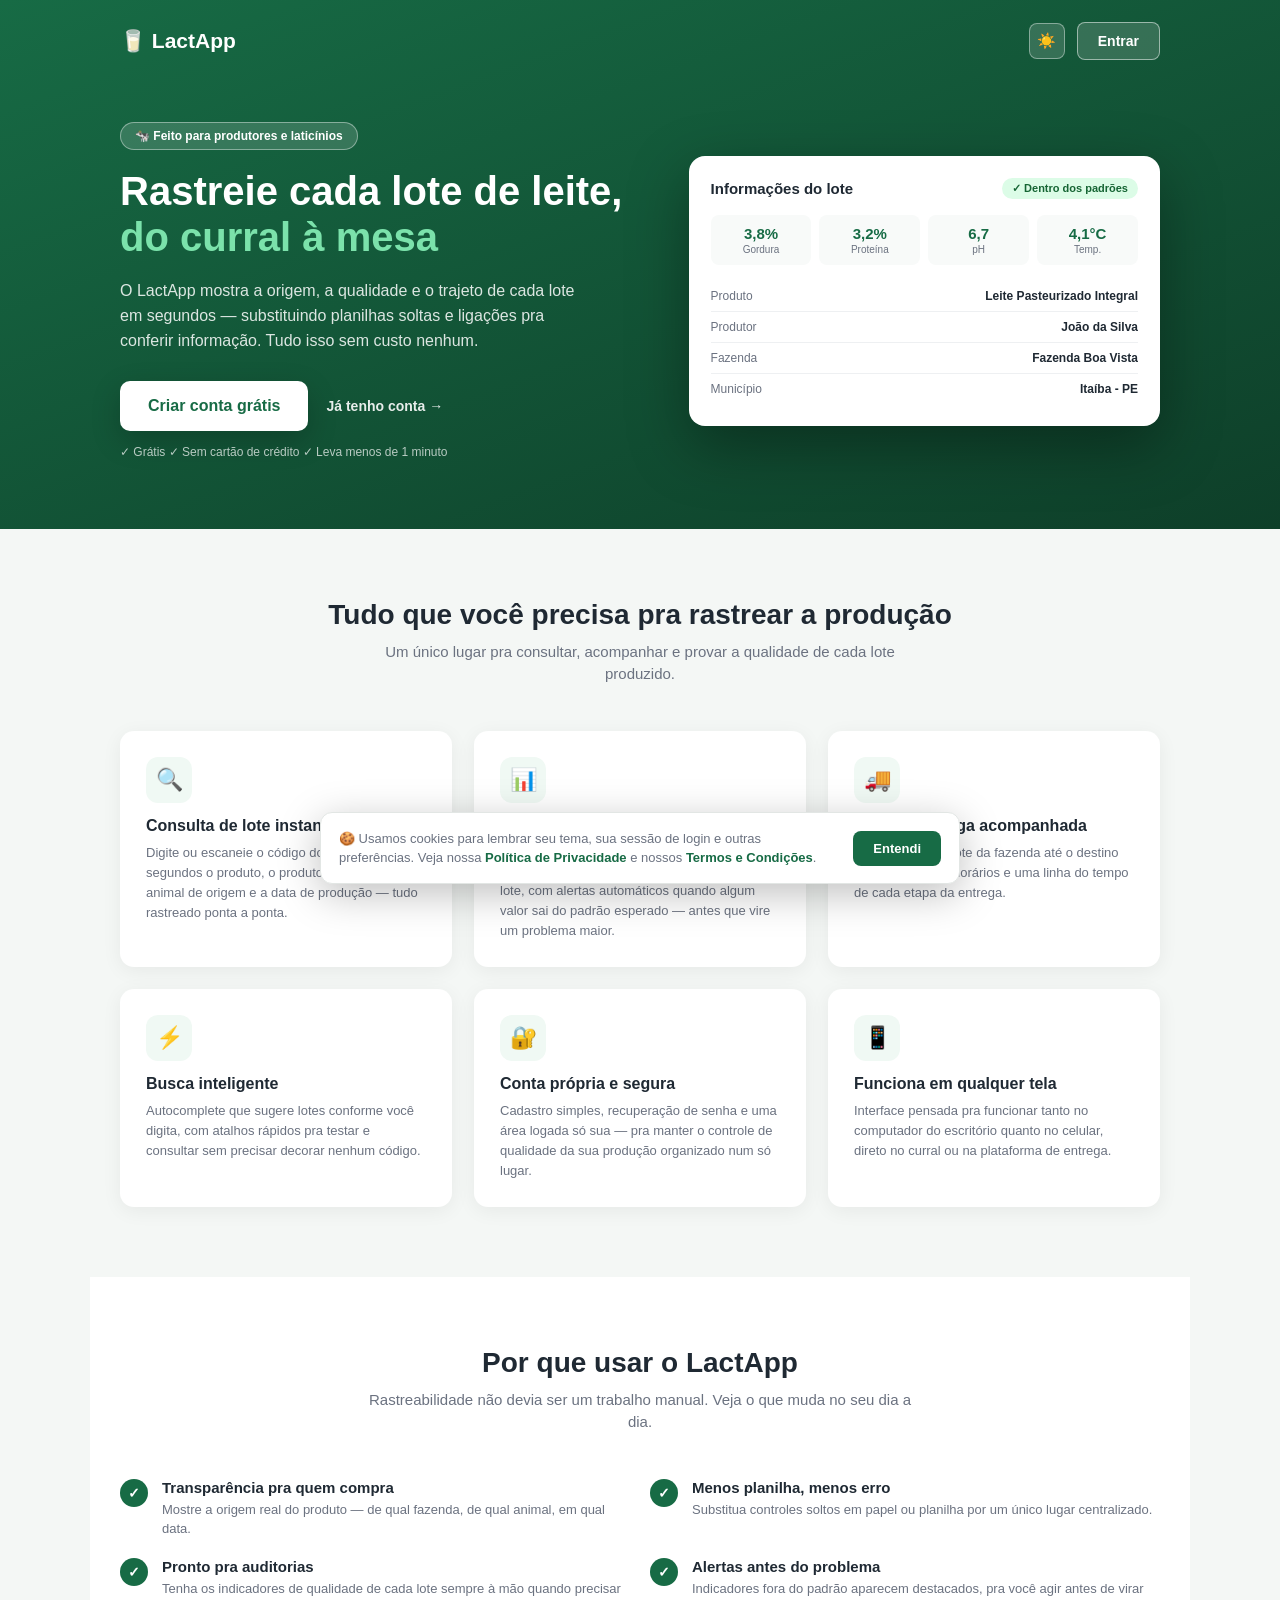
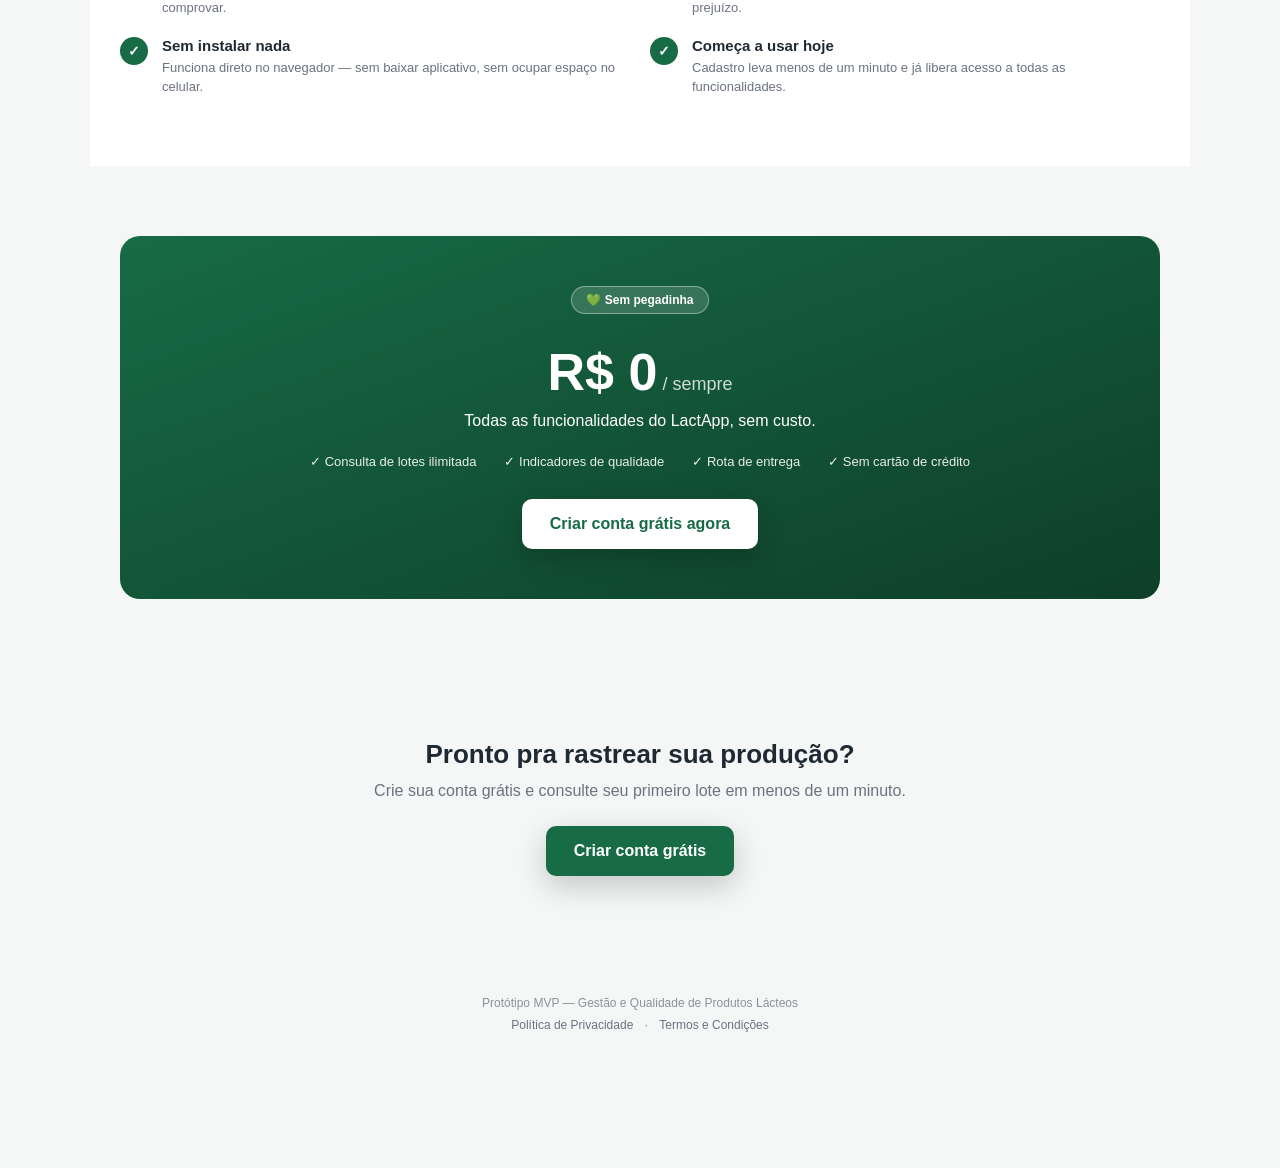
<file: index.html>
<!DOCTYPE html>
<html lang="pt-BR">
<head>
    <meta charset="UTF-8">
    <meta name="viewport" content="width=device-width, initial-scale=1.0">

    <title>LactApp — Rastreabilidade e Qualidade de Produtos Lácteos, grátis</title>

    <link rel="icon" href="assets/favicon.svg" type="image/svg+xml">
    <link rel="icon" type="image/png" sizes="32x32" href="assets/favicon-32x32.png">
    <link rel="icon" type="image/png" sizes="16x16" href="assets/favicon-16x16.png">
    <link rel="alternate icon" href="assets/favicon.ico">
    <link rel="apple-touch-icon" href="assets/apple-touch-icon.png">
    <link rel="manifest" href="assets/site.webmanifest">
    <meta name="description" content="Rastreie a origem, a qualidade e a rota de cada lote de produto lácteo, do produtor ao consumidor. Grátis, sem instalação.">

    <script src="js/cookies.js"></script>
    <script>
        (function () {
            var preferencia = lerCookie("lactapp-tema") || "claro";
            var escuro = preferencia === "escuro" ||
                (preferencia === "sistema" && window.matchMedia &&
                    window.matchMedia("(prefers-color-scheme: dark)").matches);
            if (escuro) {
                document.documentElement.setAttribute("data-theme", "escuro");
            }
        })();
    </script>

    <link rel="stylesheet" href="css/base.css">
    <link rel="stylesheet" href="css/landing.css">
</head>
<body>

<!-- ===================== HERO ===================== -->
<section class="hero">

    <header class="landing-header">
        <a class="logo-landing" href="index.html">🥛 LactApp</a>
        <div class="header-direita">
            <button class="botao-tema" id="botaoTema" type="button" aria-label="Ativar tema escuro">🌙</button>
            <a class="botao-entrar" href="app.html">Entrar</a>
        </div>
    </header>

    <div class="hero-content">

        <div>
            <span class="hero-selo">🐄 Feito para produtores e laticínios</span>

            <h1>Rastreie cada lote de leite, <span>do curral à mesa</span></h1>

            <p>
                O LactApp mostra a origem, a qualidade e o trajeto de cada lote em segundos —
                substituindo planilhas soltas e ligações pra conferir informação. Tudo isso
                sem custo nenhum.
            </p>

            <div class="hero-ctas">
                <a class="botao-cta-primario" href="app.html?tela=cadastro">Criar conta grátis</a>
                <a class="link-cta-secundario" href="app.html">Já tenho conta →</a>
            </div>

            <div class="hero-nota-gratis">✓ Grátis ✓ Sem cartão de crédito ✓ Leva menos de 1 minuto</div>
        </div>

        <div class="hero-mockup" aria-hidden="true">

            <div class="hero-mockup-header">
                <strong>Informações do lote</strong>
                <span class="hero-mockup-selo">✓ Dentro dos padrões</span>
            </div>

            <div class="hero-mockup-grid">
                <div class="hero-mockup-item">
                    <div class="valor">3,8%</div>
                    <div class="rotulo">Gordura</div>
                </div>
                <div class="hero-mockup-item">
                    <div class="valor">3,2%</div>
                    <div class="rotulo">Proteína</div>
                </div>
                <div class="hero-mockup-item">
                    <div class="valor">6,7</div>
                    <div class="rotulo">pH</div>
                </div>
                <div class="hero-mockup-item">
                    <div class="valor">4,1°C</div>
                    <div class="rotulo">Temp.</div>
                </div>
            </div>

            <div class="hero-mockup-linha">
                <span>Produto</span>
                <span>Leite Pasteurizado Integral</span>
            </div>
            <div class="hero-mockup-linha">
                <span>Produtor</span>
                <span>João da Silva</span>
            </div>
            <div class="hero-mockup-linha">
                <span>Fazenda</span>
                <span>Fazenda Boa Vista</span>
            </div>
            <div class="hero-mockup-linha">
                <span>Município</span>
                <span>Itaíba - PE</span>
            </div>

        </div>

    </div>

</section>


<!-- ===================== FUNCIONALIDADES ===================== -->
<section class="secao" id="funcionalidades">

    <h2 class="secao-titulo">Tudo que você precisa pra rastrear a produção</h2>
    <p class="secao-subtitulo">
        Um único lugar pra consultar, acompanhar e provar a qualidade de cada lote produzido.
    </p>

    <div class="funcionalidades-grid">

        <div class="funcionalidade-card">
            <div class="funcionalidade-icone">🔍</div>
            <h3>Consulta de lote instantânea</h3>
            <p>
                Digite ou escaneie o código do lote e veja em segundos o produto, o produtor,
                a fazenda, o animal de origem e a data de produção — tudo rastreado ponta a ponta.
            </p>
        </div>

        <div class="funcionalidade-card">
            <div class="funcionalidade-icone">📊</div>
            <h3>Indicadores de qualidade em tempo real</h3>
            <p>
                Gordura, proteína, pH e temperatura de cada lote, com alertas automáticos quando
                algum valor sai do padrão esperado — antes que vire um problema maior.
            </p>
        </div>

        <div class="funcionalidade-card">
            <div class="funcionalidade-icone">🚚</div>
            <h3>Rota de entrega acompanhada</h3>
            <p>
                Veja o trajeto do lote da fazenda até o destino final, com mapa, horários e uma
                linha do tempo de cada etapa da entrega.
            </p>
        </div>

        <div class="funcionalidade-card">
            <div class="funcionalidade-icone">⚡</div>
            <h3>Busca inteligente</h3>
            <p>
                Autocomplete que sugere lotes conforme você digita, com atalhos rápidos pra
                testar e consultar sem precisar decorar nenhum código.
            </p>
        </div>

        <div class="funcionalidade-card">
            <div class="funcionalidade-icone">🔐</div>
            <h3>Conta própria e segura</h3>
            <p>
                Cadastro simples, recuperação de senha e uma área logada só sua — pra manter o
                controle de qualidade da sua produção organizado num só lugar.
            </p>
        </div>

        <div class="funcionalidade-card">
            <div class="funcionalidade-icone">📱</div>
            <h3>Funciona em qualquer tela</h3>
            <p>
                Interface pensada pra funcionar tanto no computador do escritório quanto no
                celular, direto no curral ou na plataforma de entrega.
            </p>
        </div>

    </div>

</section>


<!-- ===================== POR QUE USAR ===================== -->
<section class="secao secao-motivos">

    <h2 class="secao-titulo">Por que usar o LactApp</h2>
    <p class="secao-subtitulo">
        Rastreabilidade não devia ser um trabalho manual. Veja o que muda no seu dia a dia.
    </p>

    <div class="motivos-grid">

        <div class="motivo-item">
            <div class="motivo-check">✓</div>
            <div>
                <h4>Transparência pra quem compra</h4>
                <p>Mostre a origem real do produto — de qual fazenda, de qual animal, em qual data.</p>
            </div>
        </div>

        <div class="motivo-item">
            <div class="motivo-check">✓</div>
            <div>
                <h4>Menos planilha, menos erro</h4>
                <p>Substitua controles soltos em papel ou planilha por um único lugar centralizado.</p>
            </div>
        </div>

        <div class="motivo-item">
            <div class="motivo-check">✓</div>
            <div>
                <h4>Pronto pra auditorias</h4>
                <p>Tenha os indicadores de qualidade de cada lote sempre à mão quando precisar comprovar.</p>
            </div>
        </div>

        <div class="motivo-item">
            <div class="motivo-check">✓</div>
            <div>
                <h4>Alertas antes do problema</h4>
                <p>Indicadores fora do padrão aparecem destacados, pra você agir antes de virar prejuízo.</p>
            </div>
        </div>

        <div class="motivo-item">
            <div class="motivo-check">✓</div>
            <div>
                <h4>Sem instalar nada</h4>
                <p>Funciona direto no navegador — sem baixar aplicativo, sem ocupar espaço no celular.</p>
            </div>
        </div>

        <div class="motivo-item">
            <div class="motivo-check">✓</div>
            <div>
                <h4>Começa a usar hoje</h4>
                <p>Cadastro leva menos de um minuto e já libera acesso a todas as funcionalidades.</p>
            </div>
        </div>

    </div>

</section>


<!-- ===================== GRÁTIS ===================== -->
<section class="secao-gratis" id="gratis">

    <div class="gratis-card">
        <div class="hero-selo">💚 Sem pegadinha</div>
        <div class="preco">R$ 0<span>&nbsp;/ sempre</span></div>
        <p>Todas as funcionalidades do LactApp, sem custo.</p>

        <ul class="gratis-lista">
            <li>✓ Consulta de lotes ilimitada</li>
            <li>✓ Indicadores de qualidade</li>
            <li>✓ Rota de entrega</li>
            <li>✓ Sem cartão de crédito</li>
        </ul>

        <a class="botao-cta-primario" href="app.html?tela=cadastro">Criar conta grátis agora</a>
    </div>

</section>


<!-- ===================== CTA FINAL ===================== -->
<section class="secao-cta-final">
    <h2>Pronto pra rastrear sua produção?</h2>
    <p>Crie sua conta grátis e consulte seu primeiro lote em menos de um minuto.</p>
    <a class="botao-cta-primario" href="app.html?tela=cadastro">
        Criar conta grátis
    </a>
</section>


<!-- ===================== FOOTER ===================== -->
<footer class="landing-footer">
    Protótipo MVP — Gestão e Qualidade de Produtos Lácteos
    <div class="footer-links">
        <a href="privacidade.html">Política de Privacidade</a>
        ·
        <a href="termos.html">Termos e Condições</a>
    </div>
</footer>

<script src="js/tema.js"></script>
<script src="js/consentimento.js"></script>

</body>
</html>
</file>
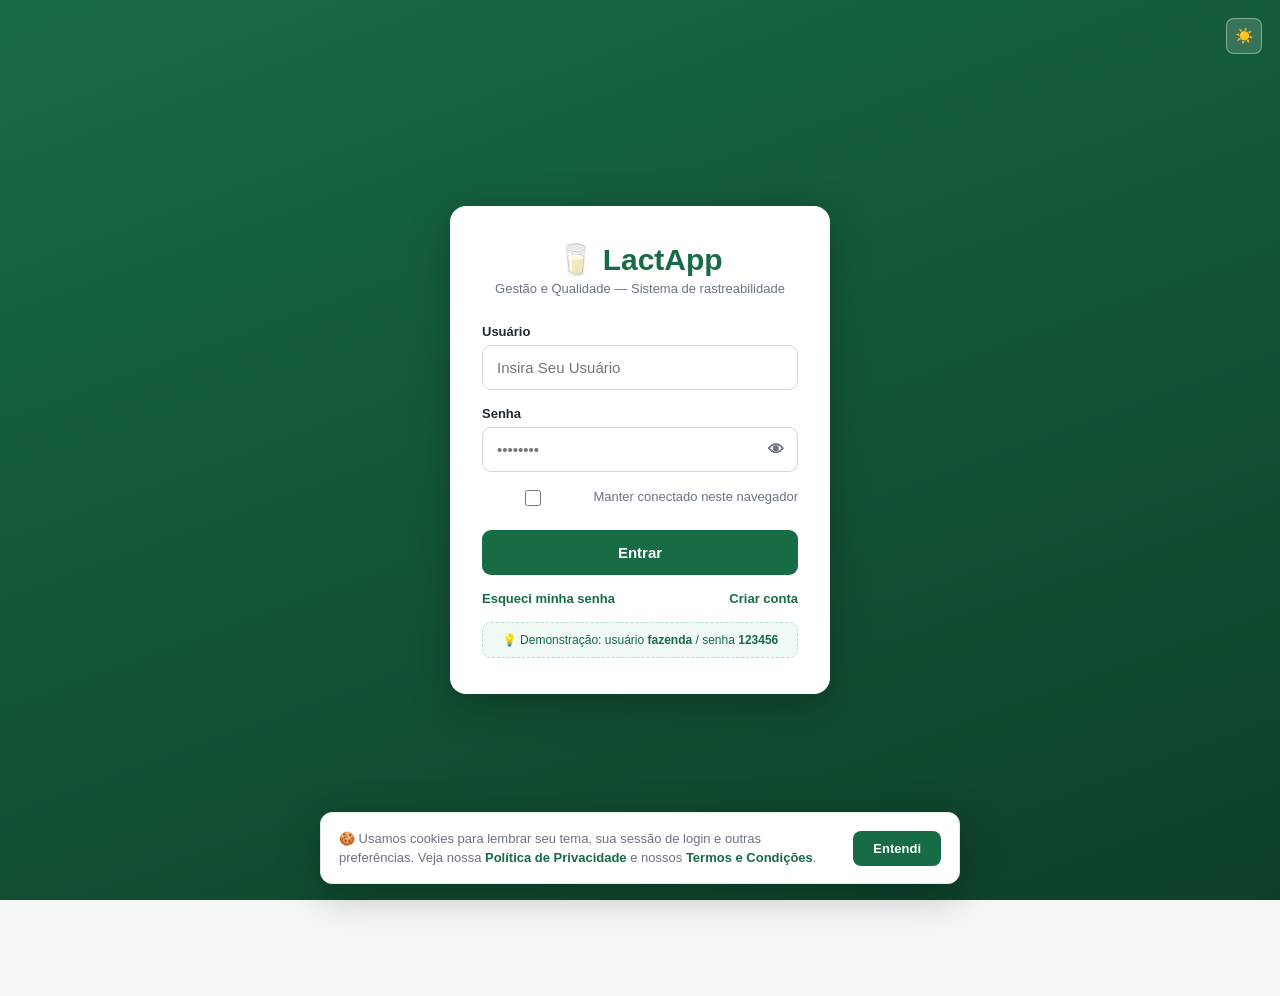
<file: app.html>
<!DOCTYPE html>
<html lang="pt-BR">
<head>
    <meta charset="UTF-8">
    <meta name="viewport" content="width=device-width, initial-scale=1.0">

    <title>LactApp — Gestão e Qualidade</title>

    <link rel="icon" href="assets/favicon.svg" type="image/svg+xml">
    <link rel="icon" type="image/png" sizes="32x32" href="assets/favicon-32x32.png">
    <link rel="icon" type="image/png" sizes="16x16" href="assets/favicon-16x16.png">
    <link rel="alternate icon" href="assets/favicon.ico">
    <link rel="apple-touch-icon" href="assets/apple-touch-icon.png">
    <link rel="manifest" href="assets/site.webmanifest">

    <script src="js/cookies.js"></script>
    <script src="js/anti-bot.js"></script>
    <script src="https://challenges.cloudflare.com/turnstile/v0/api.js?onload=onloadTurnstile" async defer></script>
    <script>
        (function () {
            var preferencia = lerCookie("lactapp-tema") || "claro";
            var escuro = preferencia === "escuro" ||
                (preferencia === "sistema" && window.matchMedia &&
                    window.matchMedia("(prefers-color-scheme: dark)").matches);
            if (escuro) {
                document.documentElement.setAttribute("data-theme", "escuro");
            }
        })();
    </script>

    <link rel="stylesheet" href="css/base.css">
    <link rel="stylesheet" href="css/autenticacao.css">
    <link rel="stylesheet" href="css/layout.css">
    <link rel="stylesheet" href="css/componentes.css">
    <link rel="stylesheet" href="css/consulta-lote.css">
    <link rel="stylesheet" href="css/rota.css">
    <link rel="stylesheet" href="css/responsivo.css">
</head>
<body>

<div class="toast-container" id="toastContainer"></div>

<!-- ===================== TELA DE LOGIN ===================== -->
<div id="loginScreen" class="tela-transicao tela-visivel">

    <button class="botao-tema botao-tema-flutuante" id="botaoTemaLogin" type="button" aria-label="Ativar tema escuro">🌙</button>


    <!-- ---------- ENTRAR ---------- -->
    <div class="login-box tela-transicao tela-visivel" id="loginBox">

        <div class="login-logo">🥛 LactApp</div>
        <div class="login-subtitle">Gestão e Qualidade — Sistema de rastreabilidade</div>

        <div class="login-error" id="loginError">
            Usuário ou senha inválidos. Tente novamente.
        </div>

        <div class="field">
            <label for="usuario">Usuário</label>
            <input
                type="text"
                id="usuario"
                placeholder="Insira Seu Usuário"
                autocomplete="username"
            >
        </div>

        <div class="field">
            <label for="senha">Senha</label>
            <div class="password-wrapper">
                <input
                    type="password"
                    id="senha"
                    placeholder="••••••••"
                    autocomplete="current-password"
                >
                <button type="button" class="toggle-senha" data-target="senha" aria-label="Mostrar senha">👁</button>
            </div>
        </div>

        <div class="campo-checkbox">
            <input type="checkbox" id="manterConectado">
            <label for="manterConectado">Manter conectado neste navegador</label>
        </div>

        <div class="campo-armadilha" aria-hidden="true">
            <label for="honeypotLogin">Deixe este campo em branco</label>
            <input type="text" id="honeypotLogin" name="site" tabindex="-1" autocomplete="off">
        </div>

        <div class="turnstile-wrapper" id="turnstileLogin"></div>

        <button class="login-button" id="btnEntrar">Entrar</button>

        <div class="login-links">
            <a href="javascript:void(0)" id="linkEsqueciSenha">Esqueci minha senha</a>
            <a href="javascript:void(0)" id="linkCriarConta">Criar conta</a>
        </div>

        <div class="login-hint">
            💡 Demonstração: usuário <strong>fazenda</strong> / senha <strong>123456</strong>
        </div>

    </div>


    <!-- ---------- CRIAR CONTA ---------- -->
    <div class="login-box tela-transicao" id="cadastroBox" style="display:none">

        <div class="login-logo">🥛 LactApp</div>
        <div class="login-subtitle">Criar nova conta</div>

        <div class="login-error" id="cadastroError"></div>
        <div class="login-success" id="cadastroSucesso"></div>

        <div class="field">
            <label for="cadNome">Nome completo</label>
            <input type="text" id="cadNome" placeholder="Seu nome completo" autocomplete="name">
            <div class="field-hint" id="cadNomeHint"></div>
        </div>

        <div class="field">
            <label for="cadEmail">E-mail (para recuperação da conta)</label>
            <input type="email" id="cadEmail" placeholder="seuemail@exemplo.com" autocomplete="email">
            <div class="field-hint" id="cadEmailHint"></div>
        </div>

        <div class="field">
            <label for="cadUsuario">Usuário</label>
            <input type="text" id="cadUsuario" placeholder="Escolha um usuário" autocomplete="username">
            <div class="field-hint" id="cadUsuarioHint"></div>
        </div>

        <div class="field">
            <label for="cadSenha">Senha</label>
            <div class="password-wrapper">
                <input type="password" id="cadSenha" placeholder="Mínimo 6 caracteres" autocomplete="new-password">
                <button type="button" class="toggle-senha" data-target="cadSenha" aria-label="Mostrar senha">👁</button>
            </div>
            <div class="field-hint" id="cadSenhaHint"></div>
        </div>

        <div class="field">
            <label for="cadConfirmarSenha">Confirmar senha</label>
            <div class="password-wrapper">
                <input type="password" id="cadConfirmarSenha" placeholder="Repita a senha" autocomplete="new-password">
                <button type="button" class="toggle-senha" data-target="cadConfirmarSenha" aria-label="Mostrar senha">👁</button>
            </div>
            <div class="field-hint" id="cadConfirmarSenhaHint"></div>
        </div>

        <div class="campo-checkbox">
            <input type="checkbox" id="cadAceiteTermos">
            <label for="cadAceiteTermos">
                Li e aceito os <a href="termos.html" target="_blank">Termos e Condições</a>
                e a <a href="privacidade.html" target="_blank">Política de Privacidade</a>
            </label>
        </div>

        <div class="campo-armadilha" aria-hidden="true">
            <label for="honeypotCadastro">Deixe este campo em branco</label>
            <input type="text" id="honeypotCadastro" name="site" tabindex="-1" autocomplete="off">
        </div>

        <div class="turnstile-wrapper" id="turnstileCadastro"></div>

        <button class="login-button" id="btnCriarConta">Criar conta</button>

        <div class="login-links login-links-center">
            <a href="javascript:void(0)" id="linkVoltarLoginDeCadastro">Já tem conta? Entrar</a>
        </div>

    </div>


    <!-- ---------- RECUPERAR SENHA ---------- -->
    <div class="login-box tela-transicao" id="recuperarBox" style="display:none">

        <div class="login-logo">🥛 LactApp</div>
        <div class="login-subtitle">Recuperar acesso à conta</div>

        <p class="recover-text">
            Informe o e-mail cadastrado. Enviaremos as instruções de
            redefinição de senha para ele.
        </p>

        <div class="login-error" id="recuperarError"></div>
        <div class="login-success" id="recuperarSucesso"></div>

        <div class="field">
            <label for="recEmail">E-mail cadastrado</label>
            <input type="email" id="recEmail" placeholder="seuemail@exemplo.com" autocomplete="email">
            <div class="field-hint" id="recEmailHint"></div>
        </div>

        <div class="campo-armadilha" aria-hidden="true">
            <label for="honeypotRecuperar">Deixe este campo em branco</label>
            <input type="text" id="honeypotRecuperar" name="site" tabindex="-1" autocomplete="off">
        </div>

        <div class="turnstile-wrapper" id="turnstileRecuperar"></div>

        <button class="login-button" id="btnRecuperar">Enviar instruções</button>

        <div class="login-links login-links-center">
            <a href="javascript:void(0)" id="linkVoltarLoginDeRecuperar">Voltar para login</a>
        </div>

    </div>

</div>


<!-- ===================== APP (interface de consulta) ===================== -->
<div id="appScreen" class="tela-transicao">

    <header>
        <div class="logo">
            🥛 LactApp <span>| Gestão e Qualidade</span>
        </div>

        <div class="header-right">
            <div class="header-status">
                Sistema de rastreabilidade
            </div>

            <button class="botao-tema" id="botaoTema" type="button" aria-label="Ativar tema escuro">🌙</button>

            <button class="logout-button" id="btnSair">Sair</button>
        </div>
    </header>


    <main class="container">

        <!-- ABAS -->
        <div class="tabs">
            <button class="tab-button active" id="tabBtnConsulta">🔍 Consultar Lote</button>
            <button class="tab-button" id="tabBtnRota">🚚 Rota de Entrega</button>
        </div>


        <!-- ===================== ABA: CONSULTAR LOTE ===================== -->
        <div id="tabConsulta" class="tela-transicao tela-visivel">

        <!-- BUSCA -->
        <section class="search-box">

            <h1>Consultar lote</h1>

            <p>
                Digite o código identificador do lote para consultar sua origem,
                produção e qualidade.
            </p>

            <div class="search-area">

                <div class="input-wrapper">
                    <input
                        type="text"
                        id="codigoLote"
                        placeholder="Ex.: LT-2026-0831-001"
                        autocomplete="off"
                        disabled
                    >
                    <div class="sugestoes-dropdown" id="sugestoesCodigo"></div>
                </div>

                <button id="btnConsultar" disabled>Consultar</button>

            </div>

            <div class="example" id="exemploLotes">
                <span class="spinner"></span> Carregando códigos de exemplo...
            </div>

            <div class="error" id="erro">
                Lote não encontrado. Verifique o código informado.
            </div>

        </section>


        <!-- RESULTADO -->
        <section id="resultado" class="tela-transicao">

            <div class="result-header">
                <h2>Informações do lote</h2>

                <div class="status" id="statusGeral">✓ Dentro dos padrões</div>
            </div>


            <div class="grid">

                <!-- PRODUTO -->
                <div class="card">

                    <h3>🥛 Produto</h3>

                    <div class="info">
                        <span class="label">Produto</span>
                        <span class="value" id="produto"></span>
                    </div>

                    <div class="info">
                        <span class="label">Lote</span>
                        <span class="value" id="lote"></span>
                    </div>

                    <div class="info">
                        <span class="label">Data de produção</span>
                        <span class="value" id="dataProducao"></span>
                    </div>

                    <div class="info">
                        <span class="label">Quantidade</span>
                        <span class="value" id="quantidade"></span>
                    </div>

                </div>


                <!-- PRODUTOR -->
                <div class="card">

                    <h3>👨‍🌾 Produtor</h3>

                    <div class="info">
                        <span class="label">Produtor</span>
                        <span class="value" id="produtor"></span>
                    </div>

                    <div class="info">
                        <span class="label">Fazenda</span>
                        <span class="value" id="fazenda"></span>
                    </div>

                    <div class="info">
                        <span class="label">Município</span>
                        <span class="value" id="municipio"></span>
                    </div>

                </div>


                <!-- ANIMAL -->
                <div class="card">

                    <h3>🐄 Animal de origem</h3>

                    <div class="info">
                        <span class="label">Identificação</span>
                        <span class="value" id="animal"></span>
                    </div>

                    <div class="info">
                        <span class="label">Raça</span>
                        <span class="value" id="raca"></span>
                    </div>

                    <div class="info">
                        <span class="label">Produção diária</span>
                        <span class="value" id="producaoAnimal"></span>
                    </div>

                </div>


                <!-- LEITE -->
                <div class="card">

                    <h3>🥛 Leite utilizado</h3>

                    <div class="info">
                        <span class="label">Data da ordenha</span>
                        <span class="value" id="ordenha"></span>
                    </div>

                    <div class="info">
                        <span class="label">Volume coletado</span>
                        <span class="value" id="volume"></span>
                    </div>

                    <div class="info">
                        <span class="label">Temperatura</span>
                        <span class="value" id="temperatura"></span>
                    </div>

                </div>

            </div>


            <!-- QUALIDADE -->
            <div class="card" style="margin-top:18px;">

                <h3>📊 Indicadores de qualidade</h3>

                <div class="quality-grid">

                    <div class="quality-item" id="itemGordura">
                        <div class="quality-value" id="qualGordura"></div>
                        <div class="quality-label">Gordura</div>
                        <div class="quality-ok" id="statusGordura">✓ Adequado</div>
                    </div>

                    <div class="quality-item" id="itemProteina">
                        <div class="quality-value" id="qualProteina"></div>
                        <div class="quality-label">Proteína</div>
                        <div class="quality-ok" id="statusProteina">✓ Adequado</div>
                    </div>

                    <div class="quality-item" id="itemPh">
                        <div class="quality-value" id="qualPh"></div>
                        <div class="quality-label">pH</div>
                        <div class="quality-ok" id="statusPh">✓ Adequado</div>
                    </div>

                    <div class="quality-item" id="itemTemperatura">
                        <div class="quality-value" id="qualTemperatura"></div>
                        <div class="quality-label">Temperatura</div>
                        <div class="quality-ok" id="statusTemperatura">✓ Adequado</div>
                    </div>

                </div>

            </div>


            <!-- RASTREABILIDADE -->
            <div class="card" style="margin-top:18px;">

                <h3>🔎 Rastreabilidade</h3>

                <div class="trace">

                    <div class="trace-item">
                        <div class="trace-icon">🐄</div>
                        <div class="trace-title">Animal</div>
                        <div class="trace-subtitle">Vaca #0254</div>
                    </div>

                    <div class="line"></div>

                    <div class="trace-item">
                        <div class="trace-icon">🌾</div>
                        <div class="trace-title">Fazenda</div>
                        <div class="trace-subtitle">Fazenda Boa Vista</div>
                    </div>

                    <div class="line"></div>

                    <div class="trace-item">
                        <div class="trace-icon">🥛</div>
                        <div class="trace-title">Leite</div>
                        <div class="trace-subtitle">Ordenha #1842</div>
                    </div>

                    <div class="line"></div>

                    <div class="trace-item">
                        <div class="trace-icon">🏭</div>
                        <div class="trace-title">Produto</div>
                        <div class="trace-subtitle">Lote LT-2026-0831</div>
                    </div>

                </div>

            </div>

        </section>

        </div>


        <!-- ===================== ABA: ROTA DE ENTREGA ===================== -->
        <div id="tabRota" class="tela-transicao" style="display:none">

            <!-- RESUMO DA ROTA -->
            <div class="card">

                <h3>🚚 Resumo da rota</h3>

                <div class="route-summary-grid">

                    <div class="route-item">
                        <span class="route-label">Origem</span>
                        <span class="route-value">Fazenda Boa Vista — Zona Rural, Itaíba/PE</span>
                    </div>

                    <div class="route-item">
                        <span class="route-label">Destino</span>
                        <span class="route-value">Distribuidora Central de Laticínios — Centro, Itaíba/PE</span>
                    </div>

                    <div class="route-item">
                        <span class="route-label">Distância estimada</span>
                        <span class="route-value">14,6 km</span>
                    </div>

                    <div class="route-item">
                        <span class="route-label">Tempo estimado</span>
                        <span class="route-value">28 min</span>
                    </div>

                </div>

                <div class="route-status">
                    🚛 Status atual: <strong>Trânsito intenso na entrada da cidade — leve atraso</strong>
                </div>

            </div>


            <!-- MAPA -->
            <div class="card" style="margin-top:18px; padding:0; overflow:hidden;">

                <iframe
                    class="map-frame"
                    src="https://maps.google.com/maps?saddr=-8.9280,-37.4400&daddr=-8.9478,-37.4228&output=embed"
                    loading="lazy"
                    referrerpolicy="no-referrer-when-downgrade"
                ></iframe>

            </div>


            <!-- LINHA DO TEMPO -->
            <div class="card" style="margin-top:18px;">

                <h3>📍 Situações da entrega (demonstração)</h3>

                <div class="timeline">

                    <div class="timeline-item">
                        <div class="timeline-dot dot-ok"></div>
                        <div class="timeline-content">
                            <div class="timeline-time">06:45</div>
                            <div class="timeline-title">Saída da Fazenda Boa Vista</div>
                            <div class="timeline-desc">
                                Carregamento do caminhão-tanque concluído, lacre nº 4821 aplicado.
                            </div>
                        </div>
                    </div>

                    <div class="timeline-item">
                        <div class="timeline-dot dot-ok"></div>
                        <div class="timeline-content">
                            <div class="timeline-time">07:20</div>
                            <div class="timeline-title">Parada no posto BR-423, km 12</div>
                            <div class="timeline-desc">
                                Abastecimento do veículo e checagem da temperatura da carga (4,2 °C).
                            </div>
                        </div>
                    </div>

                    <div class="timeline-item">
                        <div class="timeline-dot dot-warning"></div>
                        <div class="timeline-content">
                            <div class="timeline-time">07:50</div>
                            <div class="timeline-title">Trânsito intenso na entrada de Itaíba</div>
                            <div class="timeline-desc">
                                Obra na via de acesso provoca lentidão. Atraso estimado de 10 minutos.
                            </div>
                        </div>
                    </div>

                    <div class="timeline-item">
                        <div class="timeline-dot dot-progress"></div>
                        <div class="timeline-content">
                            <div class="timeline-time">08:15</div>
                            <div class="timeline-title">Chegada na Distribuidora Central</div>
                            <div class="timeline-desc">
                                Início da conferência e descarregamento do lote LT-2026-0831-001.
                            </div>
                        </div>
                    </div>

                    <div class="timeline-item last">
                        <div class="timeline-dot dot-ok"></div>
                        <div class="timeline-content">
                            <div class="timeline-time">08:35</div>
                            <div class="timeline-title">Entrega concluída</div>
                            <div class="timeline-desc">
                                Lote conferido, aprovado e armazenado na câmara fria.
                            </div>
                        </div>
                    </div>

                </div>

            </div>

        </div>

    </main>


    <footer>
        Protótipo MVP — Gestão e Qualidade de Produtos Lácteos
        <div class="footer-links">
            <a href="privacidade.html">Política de Privacidade</a>
            ·
            <a href="termos.html">Termos e Condições</a>
        </div>
    </footer>

</div>

<script src="js/elementos.js"></script>
<script src="js/dados.js"></script>
<script src="js/ui.js"></script>
<script src="js/autenticacao.js"></script>
<script src="js/consulta-lote.js"></script>
<script src="js/abas.js"></script>
<script src="js/main.js"></script>
<script src="js/tema.js"></script>
<script src="js/consentimento.js"></script>

</body>
</html>
</file>
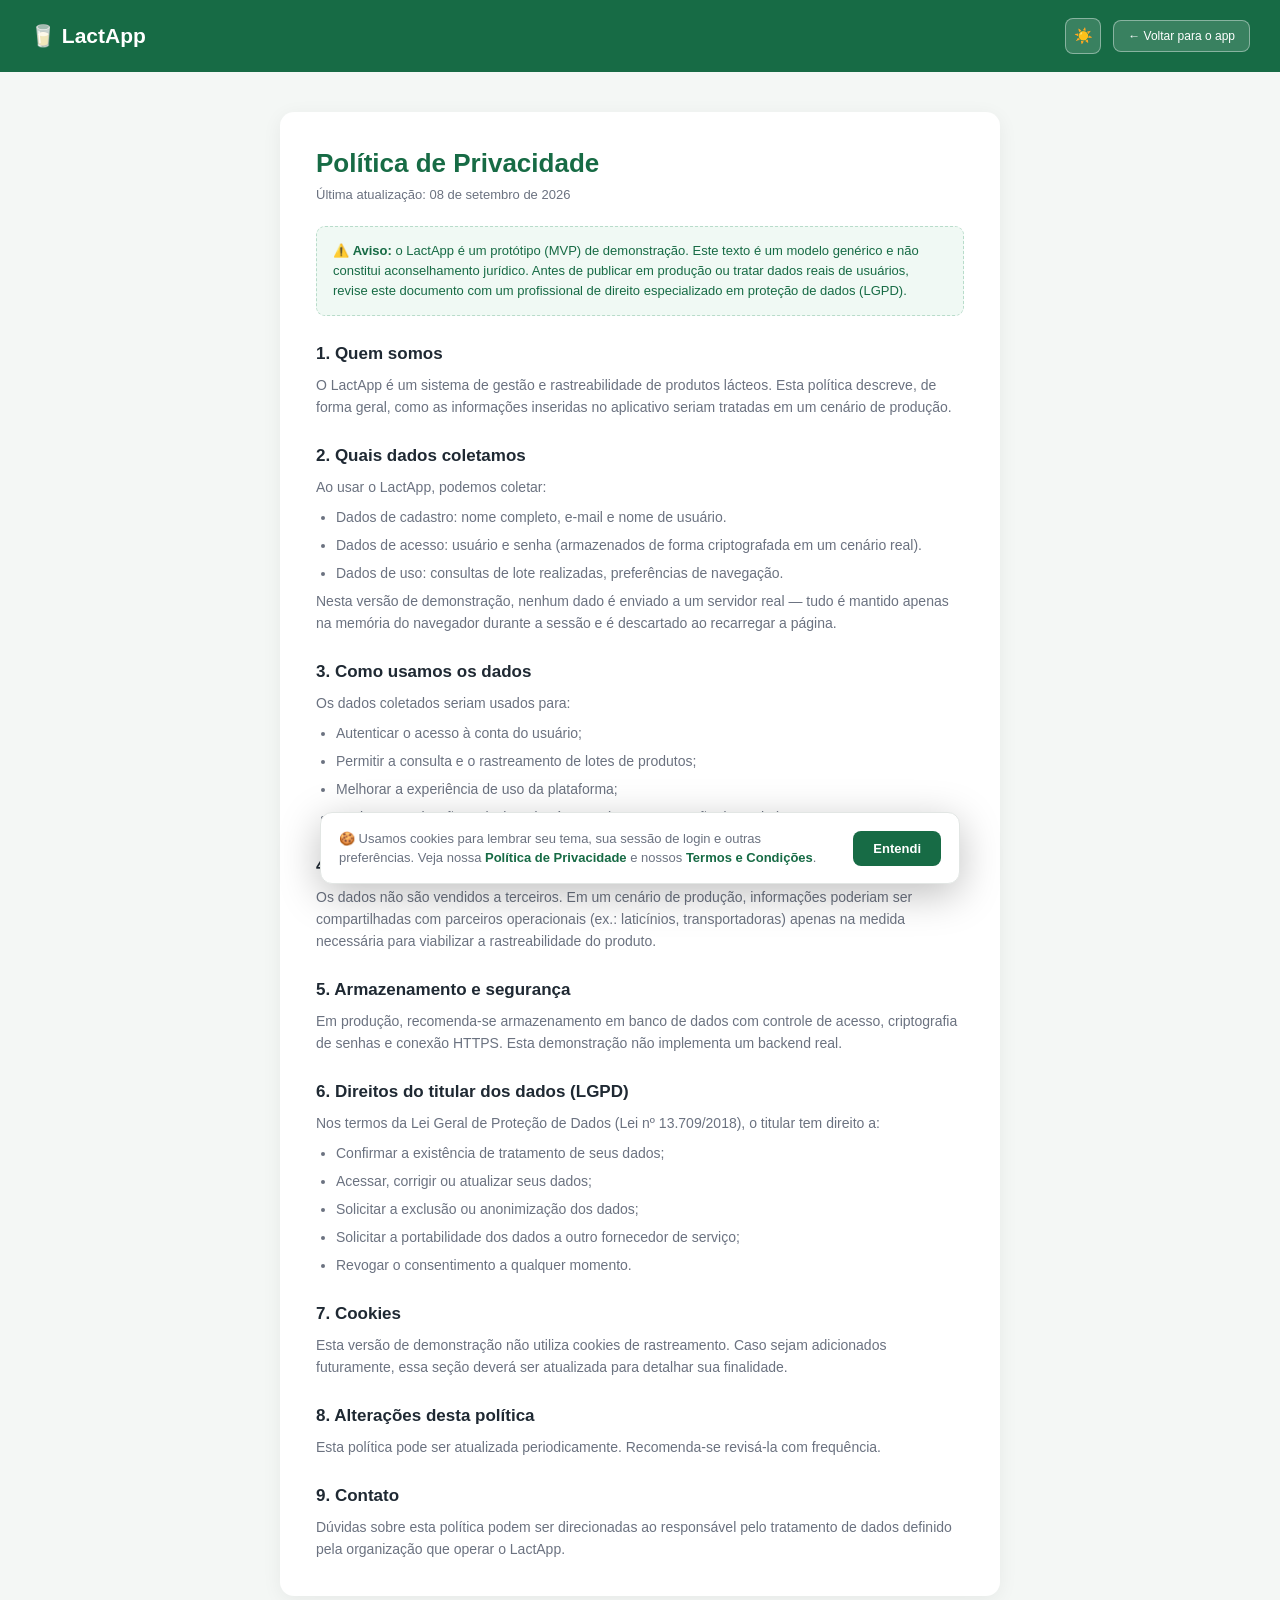
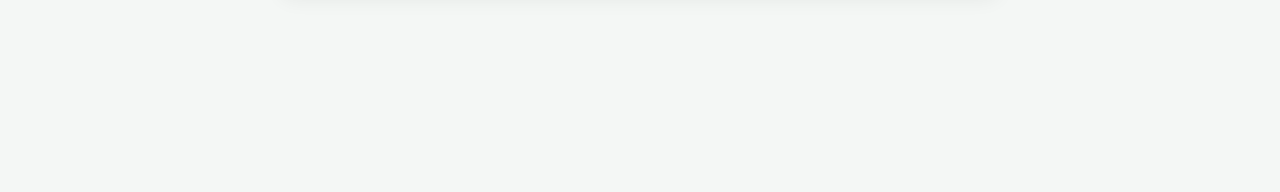
<file: privacidade.html>
<!DOCTYPE html>
<html lang="pt-BR">
<head>
    <meta charset="UTF-8">
    <meta name="viewport" content="width=device-width, initial-scale=1.0">

    <title>Política de Privacidade — LactApp</title>

    <link rel="icon" href="assets/favicon.svg" type="image/svg+xml">
    <link rel="icon" type="image/png" sizes="32x32" href="assets/favicon-32x32.png">
    <link rel="icon" type="image/png" sizes="16x16" href="assets/favicon-16x16.png">
    <link rel="alternate icon" href="assets/favicon.ico">
    <link rel="apple-touch-icon" href="assets/apple-touch-icon.png">
    <link rel="manifest" href="assets/site.webmanifest">

    <script src="js/cookies.js"></script>
    <script>
        (function () {
            var preferencia = lerCookie("lactapp-tema") || "claro";
            var escuro = preferencia === "escuro" ||
                (preferencia === "sistema" && window.matchMedia &&
                    window.matchMedia("(prefers-color-scheme: dark)").matches);
            if (escuro) {
                document.documentElement.setAttribute("data-theme", "escuro");
            }
        })();
    </script>

    <link rel="stylesheet" href="css/base.css">
    <link rel="stylesheet" href="css/paginas-estaticas.css">
</head>
<body>

<header class="pagina-estatica-header">
    <a href="index.html">🥛 LactApp</a>
    <div class="header-direita">
        <button class="botao-tema" id="botaoTema" type="button" aria-label="Ativar tema escuro">🌙</button>
        <a class="voltar" href="app.html">← Voltar para o app</a>
    </div>
</header>

<div class="pagina-estatica-container">
    <div class="pagina-estatica-card">

        <h1>Política de Privacidade</h1>
        <div class="atualizado-em">Última atualização: 08 de setembro de 2026</div>

        <div class="aviso-demonstracao">
            ⚠️ <strong>Aviso:</strong> o LactApp é um protótipo (MVP) de demonstração. Este texto é um
            modelo genérico e não constitui aconselhamento jurídico. Antes de publicar em produção
            ou tratar dados reais de usuários, revise este documento com um profissional de direito
            especializado em proteção de dados (LGPD).
        </div>

        <h2>1. Quem somos</h2>
        <p>
            O LactApp é um sistema de gestão e rastreabilidade de produtos lácteos. Esta política
            descreve, de forma geral, como as informações inseridas no aplicativo seriam tratadas em
            um cenário de produção.
        </p>

        <h2>2. Quais dados coletamos</h2>
        <p>Ao usar o LactApp, podemos coletar:</p>
        <ul>
            <li>Dados de cadastro: nome completo, e-mail e nome de usuário.</li>
            <li>Dados de acesso: usuário e senha (armazenados de forma criptografada em um cenário real).</li>
            <li>Dados de uso: consultas de lote realizadas, preferências de navegação.</li>
        </ul>
        <p>
            Nesta versão de demonstração, nenhum dado é enviado a um servidor real — tudo é mantido
            apenas na memória do navegador durante a sessão e é descartado ao recarregar a página.
        </p>

        <h2>3. Como usamos os dados</h2>
        <p>Os dados coletados seriam usados para:</p>
        <ul>
            <li>Autenticar o acesso à conta do usuário;</li>
            <li>Permitir a consulta e o rastreamento de lotes de produtos;</li>
            <li>Melhorar a experiência de uso da plataforma;</li>
            <li>Enviar comunicações relacionadas à conta (ex.: recuperação de senha).</li>
        </ul>

        <h2>4. Compartilhamento de dados</h2>
        <p>
            Os dados não são vendidos a terceiros. Em um cenário de produção, informações poderiam
            ser compartilhadas com parceiros operacionais (ex.: laticínios, transportadoras) apenas
            na medida necessária para viabilizar a rastreabilidade do produto.
        </p>

        <h2>5. Armazenamento e segurança</h2>
        <p>
            Em produção, recomenda-se armazenamento em banco de dados com controle de acesso,
            criptografia de senhas e conexão HTTPS. Esta demonstração não implementa um backend real.
        </p>

        <h2>6. Direitos do titular dos dados (LGPD)</h2>
        <p>Nos termos da Lei Geral de Proteção de Dados (Lei nº 13.709/2018), o titular tem direito a:</p>
        <ul>
            <li>Confirmar a existência de tratamento de seus dados;</li>
            <li>Acessar, corrigir ou atualizar seus dados;</li>
            <li>Solicitar a exclusão ou anonimização dos dados;</li>
            <li>Solicitar a portabilidade dos dados a outro fornecedor de serviço;</li>
            <li>Revogar o consentimento a qualquer momento.</li>
        </ul>

        <h2>7. Cookies</h2>
        <p>
            Esta versão de demonstração não utiliza cookies de rastreamento. Caso sejam adicionados
            futuramente, essa seção deverá ser atualizada para detalhar sua finalidade.
        </p>

        <h2>8. Alterações desta política</h2>
        <p>
            Esta política pode ser atualizada periodicamente. Recomenda-se revisá-la com frequência.
        </p>

        <h2>9. Contato</h2>
        <p>
            Dúvidas sobre esta política podem ser direcionadas ao responsável pelo tratamento de
            dados definido pela organização que operar o LactApp.
        </p>

    </div>
</div>

<script src="js/tema.js"></script>
<script src="js/consentimento.js"></script>

</body>
</html>
</file>
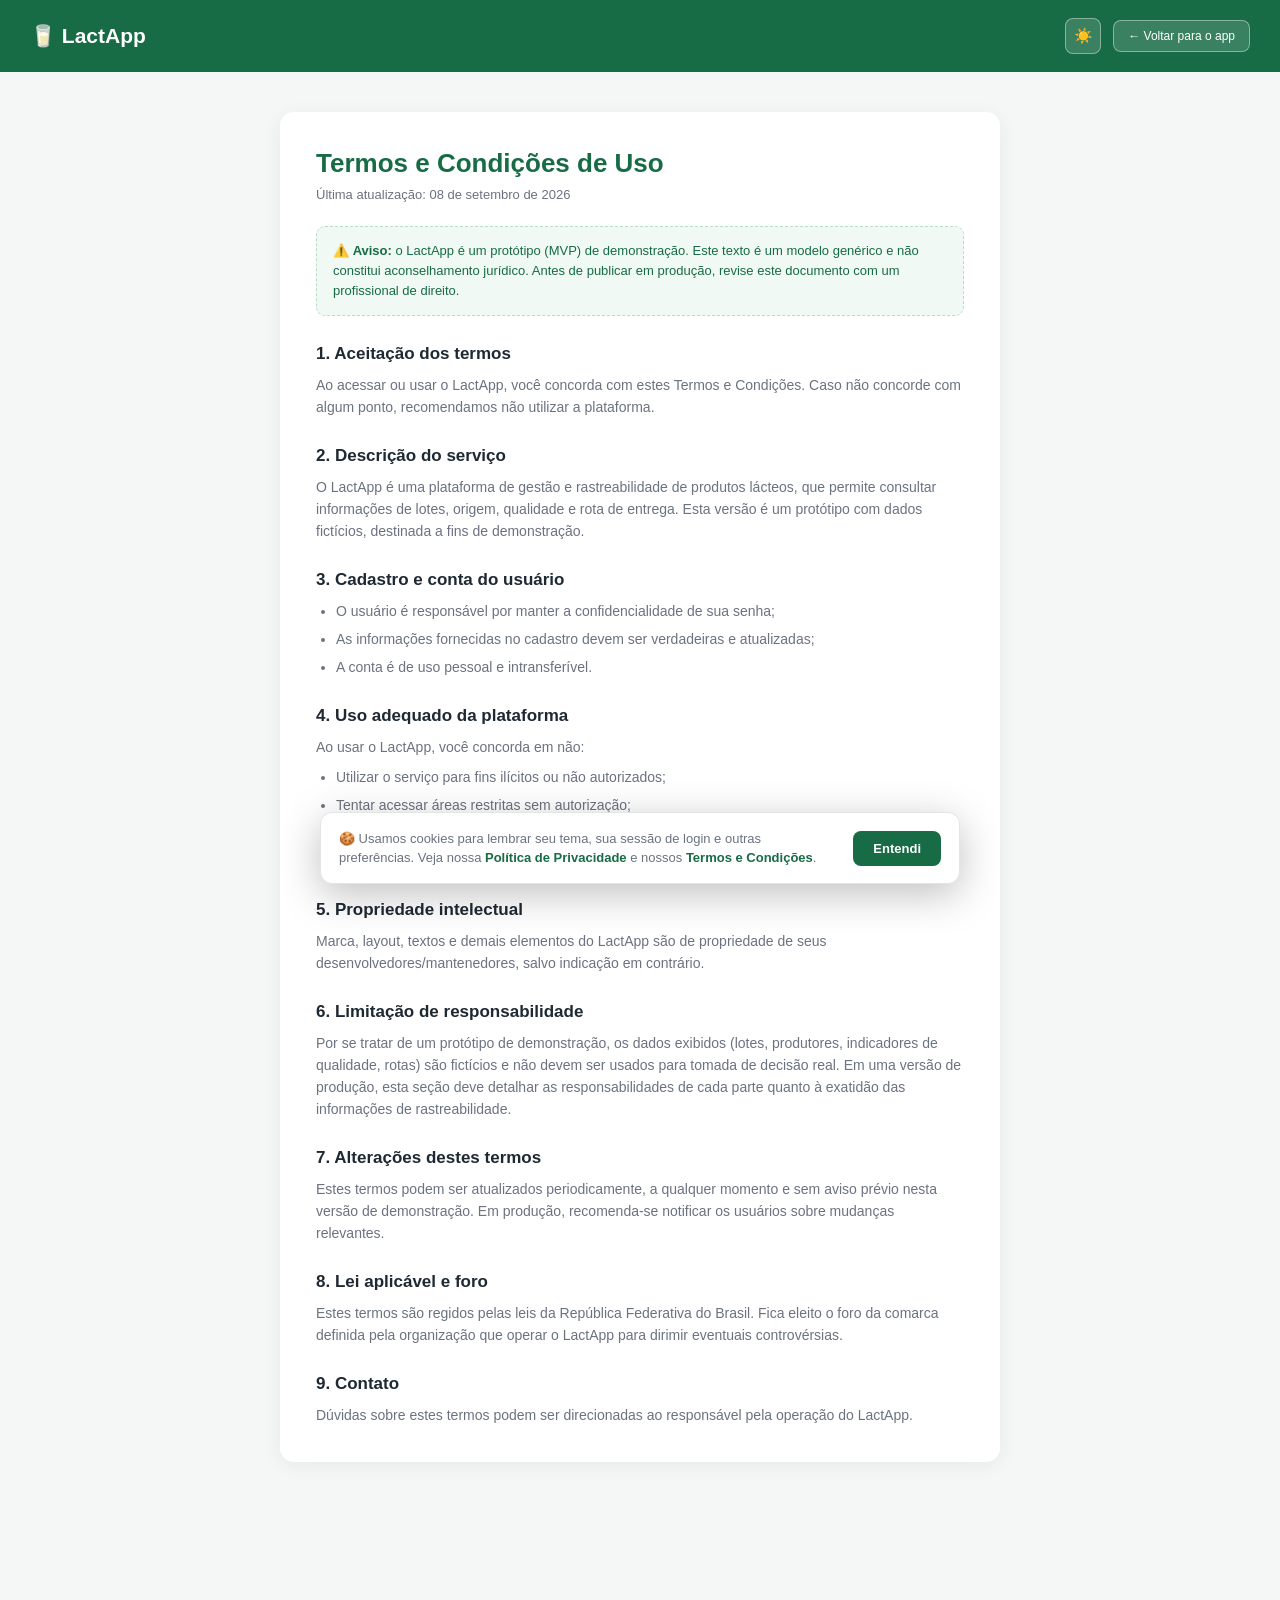
<file: termos.html>
<!DOCTYPE html>
<html lang="pt-BR">
<head>
    <meta charset="UTF-8">
    <meta name="viewport" content="width=device-width, initial-scale=1.0">

    <title>Termos e Condições — LactApp</title>

    <link rel="icon" href="assets/favicon.svg" type="image/svg+xml">
    <link rel="icon" type="image/png" sizes="32x32" href="assets/favicon-32x32.png">
    <link rel="icon" type="image/png" sizes="16x16" href="assets/favicon-16x16.png">
    <link rel="alternate icon" href="assets/favicon.ico">
    <link rel="apple-touch-icon" href="assets/apple-touch-icon.png">
    <link rel="manifest" href="assets/site.webmanifest">

    <script src="js/cookies.js"></script>
    <script>
        (function () {
            var preferencia = lerCookie("lactapp-tema") || "claro";
            var escuro = preferencia === "escuro" ||
                (preferencia === "sistema" && window.matchMedia &&
                    window.matchMedia("(prefers-color-scheme: dark)").matches);
            if (escuro) {
                document.documentElement.setAttribute("data-theme", "escuro");
            }
        })();
    </script>

    <link rel="stylesheet" href="css/base.css">
    <link rel="stylesheet" href="css/paginas-estaticas.css">
</head>
<body>

<header class="pagina-estatica-header">
    <a href="index.html">🥛 LactApp</a>
    <div class="header-direita">
        <button class="botao-tema" id="botaoTema" type="button" aria-label="Ativar tema escuro">🌙</button>
        <a class="voltar" href="app.html">← Voltar para o app</a>
    </div>
</header>

<div class="pagina-estatica-container">
    <div class="pagina-estatica-card">

        <h1>Termos e Condições de Uso</h1>
        <div class="atualizado-em">Última atualização: 08 de setembro de 2026</div>

        <div class="aviso-demonstracao">
            ⚠️ <strong>Aviso:</strong> o LactApp é um protótipo (MVP) de demonstração. Este texto é um
            modelo genérico e não constitui aconselhamento jurídico. Antes de publicar em produção,
            revise este documento com um profissional de direito.
        </div>

        <h2>1. Aceitação dos termos</h2>
        <p>
            Ao acessar ou usar o LactApp, você concorda com estes Termos e Condições. Caso não
            concorde com algum ponto, recomendamos não utilizar a plataforma.
        </p>

        <h2>2. Descrição do serviço</h2>
        <p>
            O LactApp é uma plataforma de gestão e rastreabilidade de produtos lácteos, que permite
            consultar informações de lotes, origem, qualidade e rota de entrega. Esta versão é um
            protótipo com dados fictícios, destinada a fins de demonstração.
        </p>

        <h2>3. Cadastro e conta do usuário</h2>
        <ul>
            <li>O usuário é responsável por manter a confidencialidade de sua senha;</li>
            <li>As informações fornecidas no cadastro devem ser verdadeiras e atualizadas;</li>
            <li>A conta é de uso pessoal e intransferível.</li>
        </ul>

        <h2>4. Uso adequado da plataforma</h2>
        <p>Ao usar o LactApp, você concorda em não:</p>
        <ul>
            <li>Utilizar o serviço para fins ilícitos ou não autorizados;</li>
            <li>Tentar acessar áreas restritas sem autorização;</li>
            <li>Interferir no funcionamento normal da plataforma;</li>
            <li>Reproduzir, duplicar ou revender o serviço sem autorização.</li>
        </ul>

        <h2>5. Propriedade intelectual</h2>
        <p>
            Marca, layout, textos e demais elementos do LactApp são de propriedade de seus
            desenvolvedores/mantenedores, salvo indicação em contrário.
        </p>

        <h2>6. Limitação de responsabilidade</h2>
        <p>
            Por se tratar de um protótipo de demonstração, os dados exibidos (lotes, produtores,
            indicadores de qualidade, rotas) são fictícios e não devem ser usados para tomada de
            decisão real. Em uma versão de produção, esta seção deve detalhar as responsabilidades
            de cada parte quanto à exatidão das informações de rastreabilidade.
        </p>

        <h2>7. Alterações destes termos</h2>
        <p>
            Estes termos podem ser atualizados periodicamente, a qualquer momento e sem aviso prévio
            nesta versão de demonstração. Em produção, recomenda-se notificar os usuários sobre
            mudanças relevantes.
        </p>

        <h2>8. Lei aplicável e foro</h2>
        <p>
            Estes termos são regidos pelas leis da República Federativa do Brasil. Fica eleito o foro
            da comarca definida pela organização que operar o LactApp para dirimir eventuais
            controvérsias.
        </p>

        <h2>9. Contato</h2>
        <p>
            Dúvidas sobre estes termos podem ser direcionadas ao responsável pela operação do
            LactApp.
        </p>

    </div>
</div>

<script src="js/tema.js"></script>
<script src="js/consentimento.js"></script>

</body>
</html>
</file>
<file: css/base.css>
/* ===================== BASE / RESET ===================== */

* {
    box-sizing: border-box;
    margin: 0;
    padding: 0;
}

/* ===================== VARIÁVEIS DE TEMA (CLARO) ===================== */
:root {

    /* Fundos */
    --cor-fundo: #f4f7f5;
    --cor-superficie: #ffffff;
    --cor-superficie-alt: #f8faf9;

    /* Texto */
    --cor-texto: #1f2933;
    --cor-texto-secundario: #6b7280;
    --cor-texto-suave: #8a9299;

    /* Bordas */
    --cor-borda: #e2e6e4;
    --cor-borda-input: #d1d5db;
    --cor-borda-sutil: #eef0f2;

    /* Marca — usada em fundos de botões/destaques (constante nos dois temas) */
    --cor-marca: #176b45;
    --cor-marca-hover: #115438;
    --cor-marca-escura: #0e3f29;

    /* Marca aplicada como texto sobre superfícies neutras */
    --cor-marca-texto: #176b45;

    /* Painéis com leve tom de marca (dicas, chips, autocomplete) */
    --cor-marca-fundo-suave: #f0f9f4;
    --cor-marca-borda-suave: #b8dcca;
    --cor-marca-fundo-suave-hover: #dcefe3;

    /* Semânticas — sucesso */
    --cor-sucesso-fundo: #dcfce7;
    --cor-sucesso-texto: #166534;
    --cor-sucesso-forte: #15803d;
    --cor-sucesso-borda: #22c55e;

    /* Semânticas — atenção */
    --cor-atencao-fundo: #fef3c7;
    --cor-atencao-fundo-suave: #fffbeb;
    --cor-atencao-texto: #92400e;
    --cor-atencao-forte: #b45309;
    --cor-atencao-borda: #fde68a;

    /* Semânticas — erro / crítico */
    --cor-erro-fundo: #fee2e2;
    --cor-erro-fundo-suave: #fef2f2;
    --cor-erro-texto: #991b1b;
    --cor-erro-forte: #b91c1c;
    --cor-erro-borda: #fecaca;
    --cor-erro-solido: #ef4444;

    /* Semânticas — informação */
    --cor-info: #3b82f6;
    --cor-info-forte: #2563eb;

    /* Sombras */
    --sombra-card: 0 4px 20px rgba(0,0,0,.06);
    --sombra-card-suave: 0 3px 15px rgba(0,0,0,.05);
    --sombra-elevada: 0 10px 40px rgba(0,0,0,.25);
    --sombra-flutuante: 0 8px 24px rgba(0,0,0,.12);

    /* Toast — já é escuro por natureza, igual nos dois temas */
    --cor-toast-fundo: #1f2937;
}

/* ===================== VARIÁVEIS DE TEMA (ESCURO) ===================== */
html[data-theme="escuro"] {

    --cor-fundo: #101c16;
    --cor-superficie: #17271f;
    --cor-superficie-alt: #1d3226;

    --cor-texto: #e8ede9;
    --cor-texto-secundario: #a9b8ae;
    --cor-texto-suave: #7f9088;

    --cor-borda: #2c4436;
    --cor-borda-input: #34503f;
    --cor-borda-sutil: #24382d;

    --cor-marca-texto: #5fd394;

    --cor-marca-fundo-suave: #16311f;
    --cor-marca-borda-suave: #2f5a44;
    --cor-marca-fundo-suave-hover: #1e4230;

    --cor-sucesso-fundo: #123821;
    --cor-sucesso-texto: #86efac;

    --cor-atencao-fundo: #3a2c0d;
    --cor-atencao-fundo-suave: #2c220d;
    --cor-atencao-texto: #fbbf24;

    --cor-erro-fundo: #3b1616;
    --cor-erro-fundo-suave: #2e1414;
    --cor-erro-texto: #fca5a5;

    --sombra-card: 0 4px 20px rgba(0,0,0,.4);
    --sombra-card-suave: 0 3px 15px rgba(0,0,0,.35);
    --sombra-elevada: 0 10px 40px rgba(0,0,0,.6);
    --sombra-flutuante: 0 8px 24px rgba(0,0,0,.45);
}

body {
    font-family: Arial, Helvetica, sans-serif;
    background: var(--cor-fundo);
    color: var(--cor-texto);
    min-height: 100vh;
    transition: background .2s ease, color .2s ease, padding-bottom .25s ease;
}

/* ===================== TOGGLE DE TEMA ===================== */
/* Aqui (e não em componentes.css) porque é usado em todas as        */
/* páginas do site, incluindo as que não carregam componentes.css.   */
.botao-tema {
    background: rgba(255,255,255,.15);
    color: white;
    border: 1px solid rgba(255,255,255,.4);
    width: 36px;
    height: 36px;
    padding: 0;
    border-radius: 8px;
    font-size: 15px;
    cursor: pointer;
    display: inline-flex;
    align-items: center;
    justify-content: center;
}

.botao-tema:hover {
    background: rgba(255,255,255,.25);
}

.botao-tema-flutuante {
    position: fixed;
    top: 18px;
    right: 18px;
    z-index: 50;
}

/* ===================== BANNER DE COOKIES ===================== */
.banner-cookies {
    position: fixed;
    left: 16px;
    right: 16px;
    bottom: 16px;
    z-index: 900;
    max-width: 640px;
    margin: 0 auto;
    background: var(--cor-superficie);
    color: var(--cor-texto);
    border: 1px solid var(--cor-borda);
    border-radius: 12px;
    box-shadow: var(--sombra-elevada);
    padding: 16px 18px;
    display: flex;
    align-items: center;
    gap: 16px;
    flex-wrap: wrap;
    opacity: 0;
    transform: translateY(12px);
    transition: opacity .25s ease, transform .25s ease;
}

.banner-cookies.banner-cookies-visivel {
    opacity: 1;
    transform: translateY(0);
}

.banner-cookies p {
    flex: 1;
    min-width: 220px;
    font-size: 13px;
    line-height: 19px;
    color: var(--cor-texto-secundario);
}

.banner-cookies a {
    color: var(--cor-marca-texto);
    font-weight: bold;
    text-decoration: none;
}

.banner-cookies a:hover {
    text-decoration: underline;
}

.banner-cookies-botao {
    background: var(--cor-marca);
    color: white;
    border: none;
    padding: 10px 20px;
    border-radius: 8px;
    font-size: 13px;
    font-weight: bold;
    cursor: pointer;
    white-space: nowrap;
}

.banner-cookies-botao:hover {
    background: var(--cor-marca-hover);
}

@media (max-width: 600px) {
    .banner-cookies {
        flex-direction: column;
        align-items: stretch;
        text-align: left;
    }

    .banner-cookies-botao {
        width: 100%;
    }
}
</file>
<file: css/landing.css>
/* ===================== HEADER DA LANDING ===================== */
.landing-header {
    background: transparent;
    padding: 22px 30px;
    display: flex;
    align-items: center;
    justify-content: space-between;
    max-width: 1100px;
    margin: 0 auto;
}

.landing-header .logo-landing {
    font-size: 21px;
    font-weight: bold;
    color: white;
    text-decoration: none;
}

.landing-header .header-direita {
    display: flex;
    align-items: center;
    gap: 12px;
}

.landing-header .botao-entrar {
    background: rgba(255,255,255,.15);
    color: white;
    border: 1px solid rgba(255,255,255,.5);
    padding: 10px 20px;
    border-radius: 8px;
    font-size: 14px;
    font-weight: bold;
    text-decoration: none;
}

.landing-header .botao-entrar:hover {
    background: rgba(255,255,255,.25);
}

/* ===================== HERO ===================== */
.hero {
    background: linear-gradient(160deg, var(--cor-marca) 0%, var(--cor-marca-escura) 100%);
    color: white;
    padding-bottom: 70px;
}

.hero-content {
    max-width: 1100px;
    margin: 0 auto;
    padding: 40px 30px 0;
    display: grid;
    grid-template-columns: 1.1fr 1fr;
    gap: 50px;
    align-items: center;
}

.hero-selo {
    display: inline-block;
    background: rgba(255,255,255,.15);
    border: 1px solid rgba(255,255,255,.4);
    padding: 6px 14px;
    border-radius: 20px;
    font-size: 12px;
    font-weight: bold;
    margin-bottom: 18px;
}

.hero h1 {
    font-size: 40px;
    line-height: 1.15;
    margin-bottom: 18px;
}

.hero h1 span {
    color: #7be2ab;
}

.hero p {
    font-size: 16px;
    line-height: 25px;
    color: rgba(255,255,255,.85);
    margin-bottom: 28px;
    max-width: 480px;
}

.hero-ctas {
    display: flex;
    align-items: center;
    gap: 18px;
    flex-wrap: wrap;
    margin-bottom: 14px;
}

.botao-cta-primario {
    display: inline-block;
    background: white;
    color: var(--cor-marca);
    border: none;
    padding: 16px 28px;
    border-radius: 10px;
    font-size: 16px;
    font-weight: bold;
    text-decoration: none;
    box-shadow: 0 10px 30px rgba(0,0,0,.2);
}

.botao-cta-primario:hover {
    background: #f0f9f4;
}

.link-cta-secundario {
    color: white;
    font-size: 14px;
    font-weight: bold;
    text-decoration: none;
    opacity: .9;
}

.link-cta-secundario:hover {
    text-decoration: underline;
}

.hero-nota-gratis {
    font-size: 12px;
    color: rgba(255,255,255,.7);
}

/* ---------- Mockup visual do produto ---------- */
.hero-mockup {
    background: var(--cor-superficie);
    border-radius: 16px;
    padding: 22px;
    box-shadow: 0 20px 60px rgba(0,0,0,.35);
    color: var(--cor-texto);
}

.hero-mockup-header {
    display: flex;
    justify-content: space-between;
    align-items: center;
    margin-bottom: 16px;
}

.hero-mockup-header strong {
    font-size: 15px;
}

.hero-mockup-selo {
    background: var(--cor-sucesso-fundo);
    color: var(--cor-sucesso-texto);
    font-size: 11px;
    font-weight: bold;
    padding: 4px 10px;
    border-radius: 20px;
}

.hero-mockup-grid {
    display: grid;
    grid-template-columns: repeat(4, 1fr);
    gap: 8px;
    margin-bottom: 16px;
}

.hero-mockup-item {
    background: var(--cor-superficie-alt);
    border-radius: 8px;
    padding: 10px 6px;
    text-align: center;
}

.hero-mockup-item .valor {
    font-size: 15px;
    font-weight: bold;
    color: var(--cor-marca-texto);
}

.hero-mockup-item .rotulo {
    font-size: 10px;
    color: var(--cor-texto-secundario);
    margin-top: 2px;
}

.hero-mockup-linha {
    display: flex;
    justify-content: space-between;
    padding: 8px 0;
    border-bottom: 1px solid var(--cor-borda-sutil);
    font-size: 12px;
}

.hero-mockup-linha:last-child {
    border-bottom: none;
}

.hero-mockup-linha span:first-child {
    color: var(--cor-texto-secundario);
}

.hero-mockup-linha span:last-child {
    font-weight: bold;
}

/* ===================== SEÇÕES GERAIS ===================== */
.secao {
    max-width: 1100px;
    margin: 0 auto;
    padding: 70px 30px;
}

.secao-titulo {
    text-align: center;
    font-size: 28px;
    margin-bottom: 10px;
    color: var(--cor-texto);
}

.secao-subtitulo {
    text-align: center;
    color: var(--cor-texto-secundario);
    font-size: 15px;
    max-width: 560px;
    margin: 0 auto 46px;
    line-height: 22px;
}

/* ===================== FUNCIONALIDADES ===================== */
.funcionalidades-grid {
    display: grid;
    grid-template-columns: repeat(3, 1fr);
    gap: 22px;
}

.funcionalidade-card {
    background: var(--cor-superficie);
    border-radius: 14px;
    padding: 26px;
    box-shadow: var(--sombra-card);
}

.funcionalidade-icone {
    width: 46px;
    height: 46px;
    border-radius: 12px;
    background: var(--cor-marca-fundo-suave);
    display: flex;
    align-items: center;
    justify-content: center;
    font-size: 22px;
    margin-bottom: 14px;
}

.funcionalidade-card h3 {
    font-size: 16px;
    margin-bottom: 8px;
    color: var(--cor-texto);
}

.funcionalidade-card p {
    font-size: 13px;
    line-height: 20px;
    color: var(--cor-texto-secundario);
}

/* ===================== POR QUE USAR ===================== */
.secao-motivos {
    background: var(--cor-superficie);
}

.motivos-grid {
    display: grid;
    grid-template-columns: repeat(2, 1fr);
    gap: 20px;
}

.motivo-item {
    display: flex;
    gap: 14px;
    align-items: flex-start;
}

.motivo-check {
    width: 28px;
    height: 28px;
    min-width: 28px;
    border-radius: 50%;
    background: var(--cor-marca);
    color: white;
    display: flex;
    align-items: center;
    justify-content: center;
    font-size: 14px;
    font-weight: bold;
}

.motivo-item h4 {
    font-size: 15px;
    margin-bottom: 4px;
    color: var(--cor-texto);
}

.motivo-item p {
    font-size: 13px;
    color: var(--cor-texto-secundario);
    line-height: 19px;
}

/* ===================== GRÁTIS ===================== */
.secao-gratis {
    max-width: 1100px;
    margin: 0 auto;
    padding: 70px 30px;
}

.gratis-card {
    background: linear-gradient(160deg, var(--cor-marca) 0%, var(--cor-marca-escura) 100%);
    border-radius: 20px;
    padding: 50px 40px;
    text-align: center;
    color: white;
}

.gratis-card .preco {
    font-size: 52px;
    font-weight: bold;
    margin: 10px 0;
}

.gratis-card .preco span {
    font-size: 18px;
    font-weight: normal;
    opacity: .8;
}

.gratis-lista {
    display: flex;
    justify-content: center;
    flex-wrap: wrap;
    gap: 10px 28px;
    margin: 24px 0 30px;
    padding: 0;
    list-style: none;
}

.gratis-lista li {
    font-size: 13px;
    opacity: .9;
}

/* ===================== CTA FINAL ===================== */
.secao-cta-final {
    text-align: center;
    padding: 70px 30px 90px;
}

.secao-cta-final h2 {
    font-size: 26px;
    margin-bottom: 12px;
    color: var(--cor-texto);
}

.secao-cta-final p {
    color: var(--cor-texto-secundario);
    margin-bottom: 26px;
}

.secao-cta-final .botao-cta-primario {
    background: var(--cor-marca);
    color: white;
}

.secao-cta-final .botao-cta-primario:hover {
    background: var(--cor-marca-hover);
}

/* ===================== FOOTER DA LANDING ===================== */
.landing-footer {
    text-align: center;
    color: var(--cor-texto-suave);
    font-size: 12px;
    padding: 30px 20px 40px;
}

.landing-footer .footer-links {
    margin-top: 8px;
}

.landing-footer .footer-links a {
    color: var(--cor-texto-secundario);
    text-decoration: none;
    margin: 0 8px;
}

.landing-footer .footer-links a:hover {
    color: var(--cor-marca-texto);
    text-decoration: underline;
}

/* ===================== RESPONSIVO ===================== */
@media (max-width: 860px) {

    .hero-content {
        grid-template-columns: 1fr;
        padding-top: 20px;
    }

    .hero h1 {
        font-size: 30px;
    }

    .funcionalidades-grid {
        grid-template-columns: 1fr;
    }

    .motivos-grid {
        grid-template-columns: 1fr;
    }

    .secao {
        padding: 50px 22px;
    }

    .gratis-card {
        padding: 36px 24px;
    }
}
</file>
<file: css/autenticacao.css>
/* ===================== TELA DE LOGIN / CADASTRO / RECUPERAÇÃO ===================== */

#loginScreen {
    min-height: 100vh;
    display: flex;
    align-items: center;
    justify-content: center;
    background: linear-gradient(160deg, var(--cor-marca) 0%, var(--cor-marca-escura) 100%);
    padding: 20px;
}

.login-box {
    background: var(--cor-superficie);
    width: 100%;
    max-width: 380px;
    border-radius: 16px;
    padding: 36px 32px;
    box-shadow: var(--sombra-elevada);
}

.login-logo {
    text-align: center;
    font-size: 30px;
    font-weight: bold;
    color: var(--cor-marca-texto);
    margin-bottom: 4px;
}

.login-subtitle {
    text-align: center;
    color: var(--cor-texto-secundario);
    font-size: 13px;
    margin-bottom: 28px;
}

.field {
    margin-bottom: 16px;
}

.field label {
    display: block;
    font-size: 13px;
    color: var(--cor-texto);
    font-weight: bold;
    margin-bottom: 6px;
}

.field input {
    width: 100%;
    padding: 13px 14px;
    border: 1px solid var(--cor-borda-input);
    border-radius: 9px;
    font-size: 15px;
    outline: none;
    background: var(--cor-superficie);
    color: var(--cor-texto);
}

.field input:focus {
    border-color: var(--cor-marca);
}

.field input.valido {
    border-color: var(--cor-sucesso-borda);
}

.field input.invalido {
    border-color: var(--cor-erro-solido);
}

.field-hint {
    margin-top: 5px;
    font-size: 12px;
    min-height: 15px;
}

.field-hint.erro {
    color: var(--cor-erro-forte);
}

.field-hint.sucesso {
    color: var(--cor-sucesso-forte);
}

.password-wrapper {
    position: relative;
}

.password-wrapper input {
    width: 100%;
    padding-right: 44px;
}

.toggle-senha {
    position: absolute;
    right: 4px;
    top: 50%;
    transform: translateY(-50%);
    background: none;
    border: none;
    padding: 6px 10px;
    cursor: pointer;
    font-size: 16px;
    color: var(--cor-texto-secundario);
    line-height: 1;
}

.toggle-senha:hover {
    background: none;
    color: var(--cor-marca-texto);
}

.login-button {
    width: 100%;
    background: var(--cor-marca);
    color: white;
    border: none;
    padding: 14px 0;
    border-radius: 9px;
    font-size: 15px;
    font-weight: bold;
    cursor: pointer;
    margin-top: 6px;
}

.login-button:hover {
    background: var(--cor-marca-hover);
}

.login-hint {
    margin-top: 16px;
    background: var(--cor-marca-fundo-suave);
    border: 1px dashed var(--cor-marca-borda-suave);
    border-radius: 9px;
    padding: 10px 12px;
    font-size: 12px;
    color: var(--cor-marca-texto);
    text-align: center;
}

.login-error {
    display: none;
    background: var(--cor-erro-fundo);
    color: var(--cor-erro-texto);
    padding: 11px 13px;
    border-radius: 9px;
    font-size: 13px;
    margin-bottom: 16px;
}

.login-success {
    display: none;
    background: var(--cor-sucesso-fundo);
    color: var(--cor-sucesso-texto);
    padding: 11px 13px;
    border-radius: 9px;
    font-size: 13px;
    margin-bottom: 16px;
}

.login-links {
    display: flex;
    justify-content: space-between;
    margin-top: 16px;
}

.login-links-center {
    justify-content: center;
}

.login-links a {
    color: var(--cor-marca-texto);
    font-size: 13px;
    font-weight: bold;
    text-decoration: none;
}

.login-links a:hover {
    text-decoration: underline;
}

.recover-text {
    color: var(--cor-texto-secundario);
    font-size: 13px;
    line-height: 19px;
    margin-bottom: 20px;
}

.campo-checkbox {
    display: flex;
    align-items: flex-start;
    gap: 9px;
    margin-bottom: 18px;
}

.campo-checkbox input[type="checkbox"] {
    width: 16px;
    height: 16px;
    min-width: 16px;
    margin-top: 2px;
    accent-color: var(--cor-marca);
    cursor: pointer;
}

.campo-checkbox label {
    font-size: 13px;
    color: var(--cor-texto-secundario);
    line-height: 18px;
    cursor: pointer;
}

.campo-checkbox label a {
    color: var(--cor-marca-texto);
    text-decoration: none;
    font-weight: bold;
}

.campo-checkbox label a:hover {
    text-decoration: underline;
}

/* Honeypot: existe no HTML (pra bots simples preencherem), mas fica
   fora da área visível e fora da navegação por teclado/leitor de tela
   para usuários reais. Não usamos display:none nem visibility:hidden
   porque alguns bots já ignoram campos ocultos dessa forma. */
.campo-armadilha {
    position: absolute;
    left: -9999px;
    top: -9999px;
    width: 1px;
    height: 1px;
    overflow: hidden;
}

.turnstile-wrapper {
    margin-bottom: 16px;
}

.turnstile-wrapper:empty {
    margin-bottom: 0;
}
</file>
<file: css/layout.css>
/* ===================== APP (pós-login) — ESTRUTURA ===================== */

#appScreen {
    display: none;
}

header {
    background: var(--cor-marca);
    color: white;
    padding: 18px 30px;
    display: flex;
    align-items: center;
    justify-content: space-between;
}

.logo {
    font-size: 21px;
    font-weight: bold;
}

.logo span {
    font-weight: normal;
    opacity: .85;
}

.header-right {
    display: flex;
    align-items: center;
    gap: 18px;
}

.header-status {
    font-size: 13px;
    opacity: .85;
    text-align: right;
}

.logout-button {
    background: rgba(255,255,255,.15);
    color: white;
    border: 1px solid rgba(255,255,255,.4);
    padding: 8px 14px;
    border-radius: 8px;
    font-size: 12px;
    cursor: pointer;
}

.logout-button:hover {
    background: rgba(255,255,255,.25);
}

.container {
    max-width: 1000px;
    margin: 40px auto;
    padding: 0 20px;
}

footer {
    text-align: center;
    color: var(--cor-texto-suave);
    font-size: 12px;
    padding: 35px 20px;
}

footer .footer-links {
    margin-top: 8px;
}

footer .footer-links a {
    color: var(--cor-texto-secundario);
    text-decoration: none;
    margin: 0 8px;
}

footer .footer-links a:hover {
    color: var(--cor-marca-texto);
    text-decoration: underline;
}

/* ===================== ABAS ===================== */
.tabs {
    display: flex;
    gap: 10px;
    margin-bottom: 22px;
}

.tab-button {
    background: var(--cor-superficie);
    color: var(--cor-texto-secundario);
    border: 1px solid var(--cor-borda);
    padding: 12px 20px;
    border-radius: 9px;
    font-size: 14px;
    font-weight: bold;
    cursor: pointer;
}

.tab-button:hover {
    background: var(--cor-fundo);
}

.tab-button.active {
    background: var(--cor-marca);
    color: white;
    border-color: var(--cor-marca);
}
</file>
<file: css/componentes.css>
/* ===================== COMPONENTES BASE (input/button) ===================== */

input {
    flex: 1;
    padding: 14px 16px;
    border: 1px solid var(--cor-borda-input);
    border-radius: 9px;
    font-size: 15px;
    outline: none;
    background: var(--cor-superficie);
    color: var(--cor-texto);
}

input:focus {
    border-color: var(--cor-marca);
}

button {
    background: var(--cor-marca);
    color: white;
    border: none;
    padding: 0 24px;
    border-radius: 9px;
    font-size: 15px;
    font-weight: bold;
    cursor: pointer;
}

button:hover {
    background: var(--cor-marca-hover);
}

button:disabled,
input:disabled {
    opacity: .55;
    cursor: not-allowed;
}

/* ===================== EXEMPLOS / CHIPS ===================== */
.example {
    margin-top: 12px;
    font-size: 13px;
    color: var(--cor-texto-secundario);
}

.example-codigos {
    display: flex;
    flex-wrap: wrap;
    gap: 8px;
    margin-top: 8px;
}

.chip-codigo {
    display: inline-block;
    background: var(--cor-marca-fundo-suave);
    border: 1px dashed var(--cor-marca-borda-suave);
    color: var(--cor-marca-texto);
    font-weight: bold;
    font-size: 12px;
    padding: 6px 10px;
    border-radius: 20px;
    cursor: pointer;
}

.chip-codigo:hover {
    background: var(--cor-marca-fundo-suave-hover);
}

/* ===================== AUTOCOMPLETE ===================== */
.input-wrapper {
    flex: 1;
    position: relative;
}

.input-wrapper input {
    width: 100%;
}

.sugestoes-dropdown {
    display: none;
    position: absolute;
    top: calc(100% + 6px);
    left: 0;
    right: 0;
    background: var(--cor-superficie);
    border: 1px solid var(--cor-borda-input);
    border-radius: 9px;
    box-shadow: var(--sombra-flutuante);
    z-index: 10;
    max-height: 220px;
    overflow-y: auto;
}

.sugestoes-dropdown.aberto {
    display: block;
}

.sugestao-item {
    padding: 11px 14px;
    cursor: pointer;
    border-bottom: 1px solid var(--cor-borda-sutil);
}

.sugestao-item:last-child {
    border-bottom: none;
}

.sugestao-item:hover {
    background: var(--cor-marca-fundo-suave);
}

.sugestao-codigo {
    font-weight: bold;
    font-size: 14px;
    color: var(--cor-marca-texto);
}

.sugestao-produto {
    font-size: 12px;
    color: var(--cor-texto-secundario);
    margin-top: 2px;
}

/* ===================== LOADING ===================== */
@keyframes girar {
    to { transform: rotate(360deg); }
}

.spinner {
    display: inline-block;
    width: 11px;
    height: 11px;
    border: 2px solid var(--cor-marca-borda-suave);
    border-top-color: var(--cor-marca);
    border-radius: 50%;
    animation: girar .7s linear infinite;
    vertical-align: middle;
    margin-right: 6px;
}

.btn-spinner {
    display: inline-block;
    width: 13px;
    height: 13px;
    border: 2px solid rgba(255,255,255,.5);
    border-top-color: #fff;
    border-radius: 50%;
    animation: girar .6s linear infinite;
    vertical-align: middle;
    margin-right: 8px;
}

/* ===================== MICROINTERAÇÕES ===================== */
.tela-transicao {
    opacity: 0;
    transform: translateY(8px);
    transition: opacity .28s ease, transform .28s ease;
}

.tela-transicao.tela-visivel {
    opacity: 1;
    transform: translateY(0);
}

/* ===================== TOASTS ===================== */
.toast-container {
    position: fixed;
    bottom: 22px;
    left: 50%;
    transform: translateX(-50%);
    display: flex;
    flex-direction: column;
    gap: 10px;
    z-index: 1000;
    width: min(90%, 380px);
    pointer-events: none;
    transition: bottom .25s ease;
}

.toast-container.acima-do-banner-cookies {
    bottom: 90px;
}

.toast {
    background: var(--cor-toast-fundo);
    color: white;
    padding: 13px 16px;
    border-radius: 10px;
    font-size: 13px;
    box-shadow: 0 8px 24px rgba(0,0,0,.25);
    opacity: 0;
    transform: translateY(10px);
    transition: opacity .25s ease, transform .25s ease;
    border-left: 4px solid #6b7280;
}

.toast.mostrar {
    opacity: 1;
    transform: translateY(0);
}

.toast.sucesso {
    border-left-color: var(--cor-sucesso-borda);
}

.toast.erro {
    border-left-color: var(--cor-erro-solido);
}

.toast.info {
    border-left-color: var(--cor-info);
}

.btn-tentar-novamente {
    background: var(--cor-erro-forte);
    color: white;
    border: none;
    padding: 6px 12px;
    border-radius: 20px;
    font-size: 12px;
    font-weight: bold;
    cursor: pointer;
    margin-left: 8px;
}

.btn-tentar-novamente:hover {
    background: #7f1717;
}
</file>
<file: css/consulta-lote.css>
/* ===================== BUSCA ===================== */
.search-box {
    background: var(--cor-superficie);
    border-radius: 14px;
    padding: 28px;
    box-shadow: var(--sombra-card);
    margin-bottom: 25px;
}

.search-box h1 {
    font-size: 25px;
    margin-bottom: 8px;
}

.search-box p {
    color: var(--cor-texto-secundario);
    margin-bottom: 22px;
}

.search-area {
    display: flex;
    gap: 10px;
}

/* ===================== ERRO ===================== */
.error {
    display: none;
    background: var(--cor-erro-fundo);
    color: var(--cor-erro-texto);
    padding: 14px;
    border-radius: 9px;
    margin-top: 15px;
    font-size: 14px;
}

/* ===================== RESULTADO ===================== */
#resultado {
    display: none;
}

.result-header {
    display: flex;
    justify-content: space-between;
    align-items: center;
    margin-bottom: 18px;
}

.result-header h2 {
    font-size: 21px;
}

.status {
    background: var(--cor-sucesso-fundo);
    color: var(--cor-sucesso-texto);
    padding: 7px 12px;
    border-radius: 20px;
    font-size: 13px;
    font-weight: bold;
}

.status.atencao {
    background: var(--cor-atencao-fundo);
    color: var(--cor-atencao-texto);
}

.status.critico {
    background: var(--cor-erro-fundo);
    color: var(--cor-erro-texto);
}

/* ===================== CARDS ===================== */
.grid {
    display: grid;
    grid-template-columns: repeat(2, 1fr);
    gap: 18px;
}

.card {
    background: var(--cor-superficie);
    border-radius: 13px;
    padding: 22px;
    box-shadow: var(--sombra-card-suave);
}

.card h3 {
    font-size: 16px;
    margin-bottom: 17px;
    color: var(--cor-marca-texto);
}

.info {
    display: flex;
    justify-content: space-between;
    padding: 10px 0;
    border-bottom: 1px solid var(--cor-borda-sutil);
    font-size: 14px;
}

.info:last-child {
    border-bottom: none;
}

.label {
    color: var(--cor-texto-secundario);
}

.value {
    font-weight: bold;
    text-align: right;
}

/* ===================== QUALIDADE ===================== */
.quality-grid {
    display: grid;
    grid-template-columns: repeat(4, 1fr);
    gap: 12px;
}

.quality-item {
    background: var(--cor-superficie-alt);
    border-radius: 10px;
    padding: 15px;
    text-align: center;
    border: 1px solid transparent;
}

.quality-item.atencao {
    background: var(--cor-atencao-fundo-suave);
    border-color: var(--cor-atencao-borda);
}

.quality-item.critico {
    background: var(--cor-erro-fundo-suave);
    border-color: var(--cor-erro-borda);
}

.quality-value {
    font-size: 21px;
    font-weight: bold;
    color: var(--cor-marca-texto);
}

.quality-item.atencao .quality-value {
    color: var(--cor-atencao-texto);
}

.quality-item.critico .quality-value {
    color: var(--cor-erro-texto);
}

.quality-label {
    margin-top: 5px;
    color: var(--cor-texto-secundario);
    font-size: 12px;
}

.quality-ok {
    margin-top: 8px;
    font-size: 11px;
    color: var(--cor-sucesso-forte);
}

.quality-ok.atencao {
    color: var(--cor-atencao-forte);
}

.quality-ok.critico {
    color: var(--cor-erro-forte);
}

/* ===================== RASTREABILIDADE ===================== */
.trace {
    display: flex;
    align-items: center;
    justify-content: space-between;
    margin-top: 10px;
}

.trace-item {
    text-align: center;
    flex: 1;
}

.trace-icon {
    width: 45px;
    height: 45px;
    margin: auto;
    border-radius: 50%;
    background: var(--cor-marca-fundo-suave);
    display: flex;
    align-items: center;
    justify-content: center;
    font-size: 21px;
}

.trace-title {
    font-weight: bold;
    font-size: 13px;
    margin-top: 8px;
}

.trace-subtitle {
    font-size: 11px;
    color: var(--cor-texto-suave);
    margin-top: 3px;
}

.line {
    height: 2px;
    background: var(--cor-marca-borda-suave);
    flex: .5;
}
</file>
<file: css/rota.css>
/* ===================== ROTA DE ENTREGA ===================== */
.route-summary-grid {
    display: grid;
    grid-template-columns: repeat(2, 1fr);
    gap: 16px;
    margin-bottom: 16px;
}

.route-item {
    display: flex;
    flex-direction: column;
    gap: 4px;
}

.route-item .route-label {
    font-size: 12px;
    color: var(--cor-texto-secundario);
}

.route-item .route-value {
    font-size: 14px;
    font-weight: bold;
    color: var(--cor-texto);
}

.route-status {
    background: var(--cor-atencao-fundo-suave);
    border: 1px solid var(--cor-atencao-borda);
    color: var(--cor-atencao-texto);
    padding: 11px 14px;
    border-radius: 9px;
    font-size: 13px;
}

.map-frame {
    width: 100%;
    height: 340px;
    border: 0;
    display: block;
}

.timeline {
    position: relative;
    padding-left: 8px;
}

.timeline-item {
    display: flex;
    gap: 14px;
    padding-bottom: 22px;
    position: relative;
}

.timeline-item::before {
    content: "";
    position: absolute;
    left: 5px;
    top: 22px;
    bottom: 0;
    width: 2px;
    background: var(--cor-borda);
}

.timeline-item.last::before {
    display: none;
}

.timeline-dot {
    width: 12px;
    height: 12px;
    border-radius: 50%;
    margin-top: 4px;
    flex-shrink: 0;
}

.dot-ok {
    background: var(--cor-sucesso-forte);
}

.dot-warning {
    background: #d97706;
}

.dot-progress {
    background: var(--cor-info-forte);
}

.timeline-time {
    font-size: 12px;
    color: var(--cor-texto-secundario);
    font-weight: bold;
    margin-bottom: 2px;
}

.timeline-title {
    font-size: 14px;
    font-weight: bold;
    color: var(--cor-texto);
    margin-bottom: 3px;
}

.timeline-desc {
    font-size: 13px;
    color: var(--cor-texto-secundario);
    line-height: 19px;
}
</file>
<file: css/responsivo.css>
/* ===================== MOBILE ===================== */
@media (max-width: 700px) {

    header {
        padding: 16px 20px;
    }

    .header-status {
        display: none;
    }

    .container {
        margin-top: 25px;
    }

    .search-area {
        flex-direction: column;
    }

    .sugestoes-dropdown {
        max-height: 180px;
    }

    button {
        height: 48px;
    }

    .grid {
        grid-template-columns: 1fr;
    }

    .quality-grid {
        grid-template-columns: repeat(2, 1fr);
    }

    .trace {
        flex-direction: column;
        gap: 12px;
    }

    .line {
        width: 2px;
        height: 25px;
    }

    .tabs {
        flex-direction: column;
    }

    .route-summary-grid {
        grid-template-columns: 1fr;
    }

    .map-frame {
        height: 260px;
    }
}
</file>
<file: css/paginas-estaticas.css>
/* ===================== PÁGINAS ESTÁTICAS (privacidade, termos, 404) ===================== */

.pagina-estatica-header {
    background: var(--cor-marca);
    color: white;
    padding: 18px 30px;
    display: flex;
    align-items: center;
    justify-content: space-between;
}

.pagina-estatica-header a {
    color: white;
    text-decoration: none;
    font-size: 21px;
    font-weight: bold;
}

.pagina-estatica-header .header-direita {
    display: flex;
    align-items: center;
    gap: 12px;
}

.pagina-estatica-header .voltar {
    background: rgba(255,255,255,.15);
    border: 1px solid rgba(255,255,255,.4);
    padding: 8px 14px;
    border-radius: 8px;
    font-size: 12px;
    font-weight: normal;
}

.pagina-estatica-header .voltar:hover {
    background: rgba(255,255,255,.25);
}

.pagina-estatica-container {
    max-width: 760px;
    margin: 40px auto;
    padding: 0 20px 60px;
}

.pagina-estatica-card {
    background: var(--cor-superficie);
    border-radius: 14px;
    padding: 36px;
    box-shadow: var(--sombra-card);
}

.pagina-estatica-card h1 {
    font-size: 26px;
    margin-bottom: 8px;
    color: var(--cor-marca-texto);
}

.pagina-estatica-card .atualizado-em {
    color: var(--cor-texto-secundario);
    font-size: 13px;
    margin-bottom: 24px;
}

.pagina-estatica-card h2 {
    font-size: 17px;
    margin-top: 28px;
    margin-bottom: 10px;
    color: var(--cor-texto);
}

.pagina-estatica-card p,
.pagina-estatica-card li {
    font-size: 14px;
    line-height: 22px;
    color: var(--cor-texto-secundario);
}

.pagina-estatica-card ul {
    padding-left: 20px;
    margin-top: 8px;
}

.pagina-estatica-card li {
    margin-bottom: 6px;
}

.aviso-demonstracao {
    background: var(--cor-marca-fundo-suave);
    border: 1px dashed var(--cor-marca-borda-suave);
    border-radius: 9px;
    padding: 14px 16px;
    font-size: 13px;
    color: var(--cor-marca-texto);
    margin-bottom: 24px;
    line-height: 20px;
}

/* ===================== 404 ===================== */
.pagina-404 {
    min-height: 100vh;
    display: flex;
    align-items: center;
    justify-content: center;
    background: linear-gradient(160deg, var(--cor-marca) 0%, var(--cor-marca-escura) 100%);
    padding: 20px;
    text-align: center;
}

.pagina-404-box {
    background: var(--cor-superficie);
    width: 100%;
    max-width: 420px;
    border-radius: 16px;
    padding: 44px 32px;
    box-shadow: var(--sombra-elevada);
}

.pagina-404-emoji {
    font-size: 46px;
    margin-bottom: 6px;
}

.pagina-404-codigo {
    font-size: 54px;
    font-weight: bold;
    color: var(--cor-marca-texto);
    line-height: 1;
    margin-bottom: 10px;
}

.pagina-404-titulo {
    font-size: 18px;
    font-weight: bold;
    color: var(--cor-texto);
    margin-bottom: 8px;
}

.pagina-404-texto {
    color: var(--cor-texto-secundario);
    font-size: 14px;
    line-height: 21px;
    margin-bottom: 26px;
}

.pagina-404-botao {
    display: inline-block;
    width: 100%;
    background: var(--cor-marca);
    color: white;
    border: none;
    padding: 14px 0;
    border-radius: 9px;
    font-size: 15px;
    font-weight: bold;
    text-decoration: none;
}

.pagina-404-botao:hover {
    background: var(--cor-marca-hover);
}

@media (max-width: 700px) {
    .pagina-estatica-header {
        padding: 16px 20px;
    }

    .pagina-estatica-card {
        padding: 26px 22px;
    }
}
</file>
